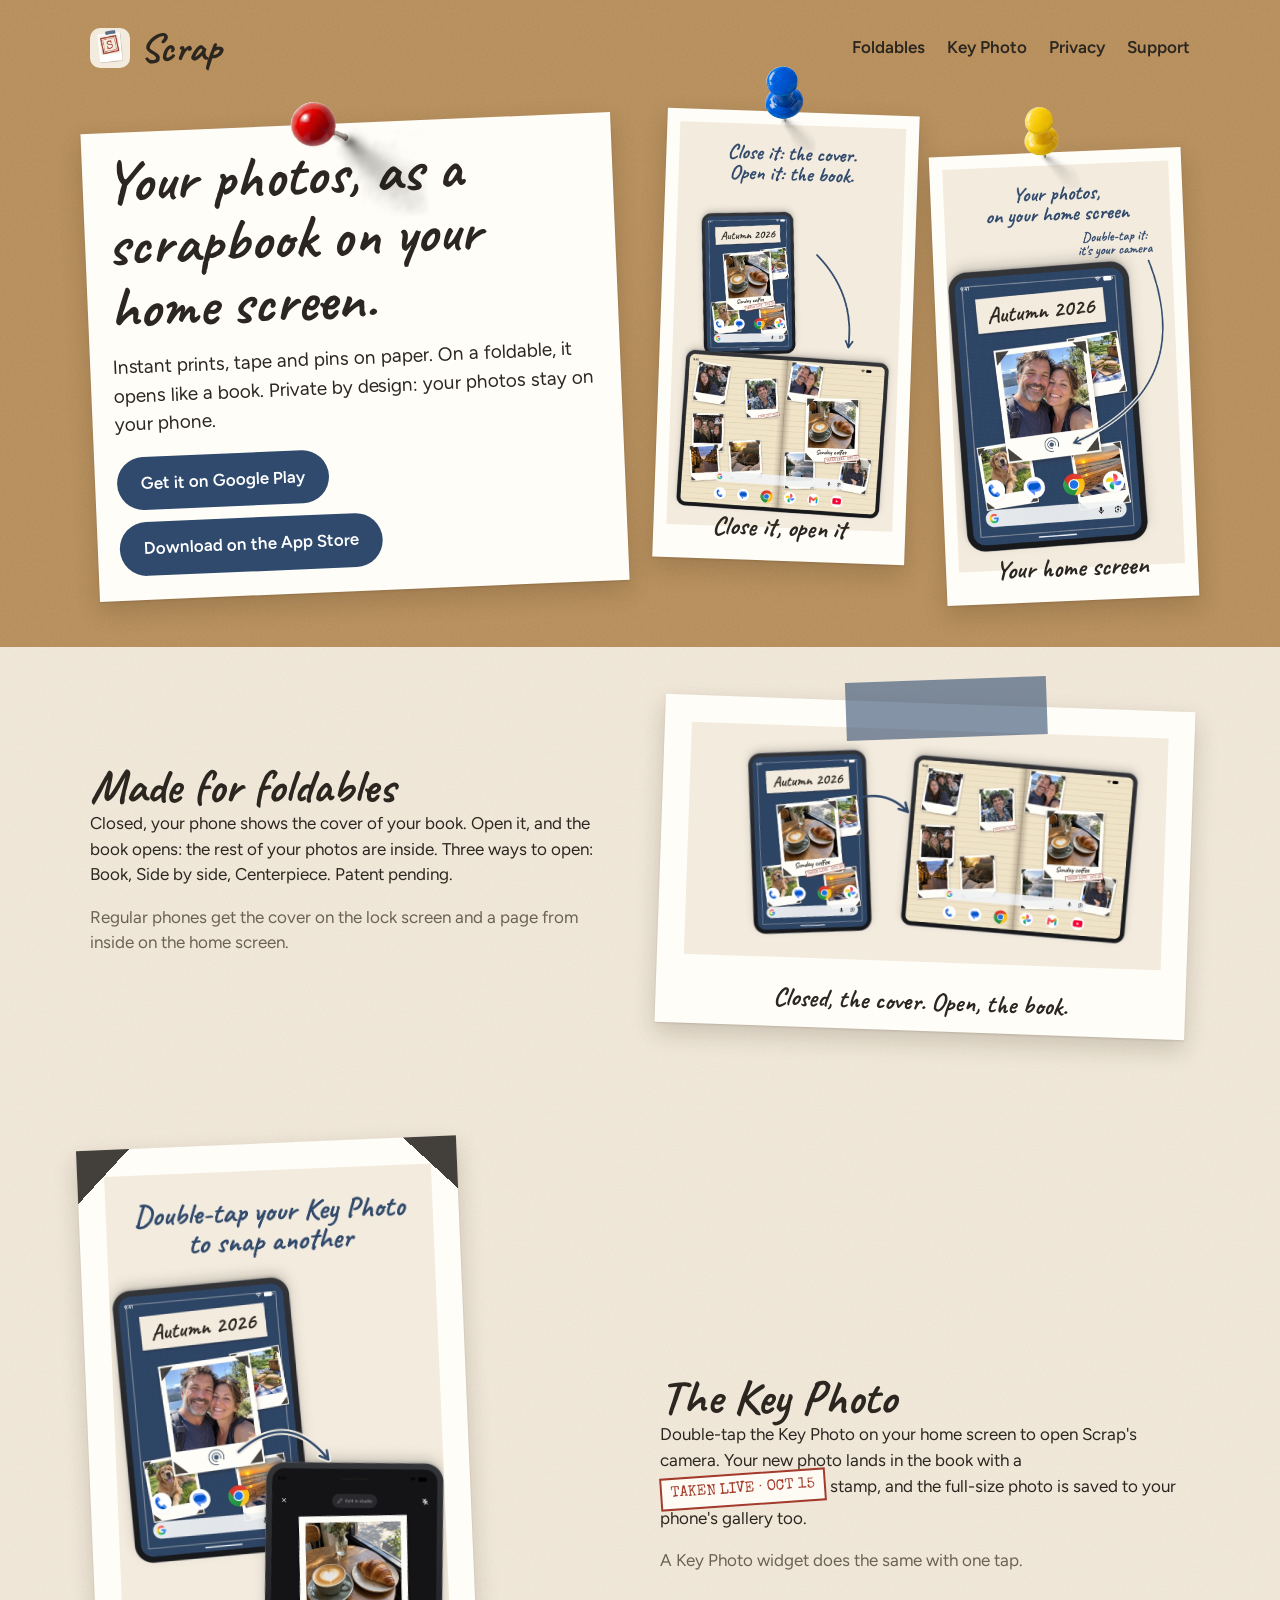
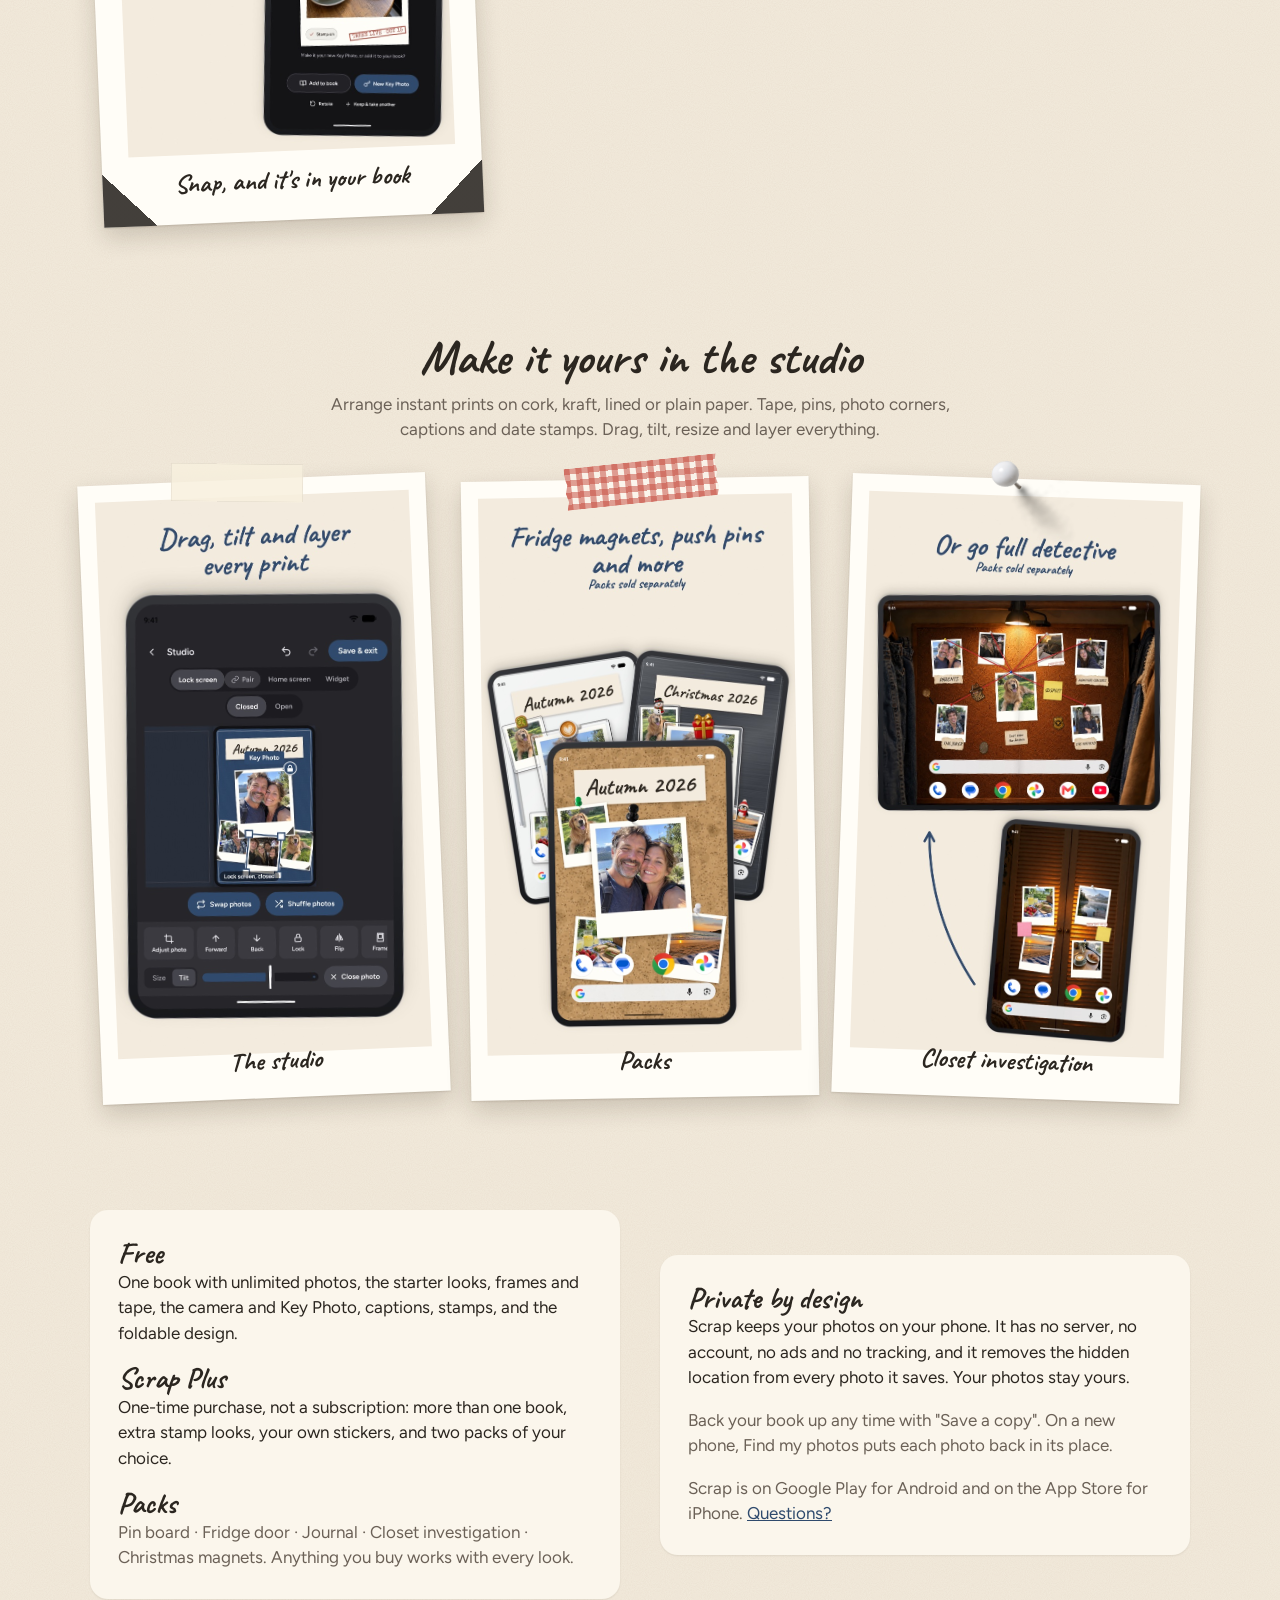
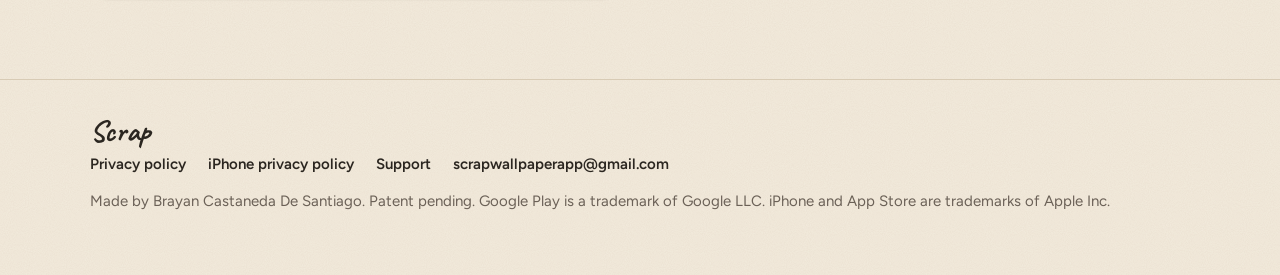
<file: index.html>
<!doctype html>
<html lang="en">
<head>
<meta charset="utf-8">
<meta name="viewport" content="width=device-width, initial-scale=1">
<title>Scrap: Scrapbook Wallpaper</title>
<meta name="description" content="Your photos as a scrapbook wallpaper. On a foldable, it opens like a book. Private by design: no account, no ads, no tracking.">
<meta name="theme-color" content="#BF9563">
<link rel="canonical" href="https://scrapwallpaper.com/">
<meta property="og:type" content="website">
<meta property="og:title" content="Scrap: Scrapbook Wallpaper">
<meta property="og:description" content="Your photos as a scrapbook wallpaper. On a foldable, it opens like a book. Private by design: no account, no ads, no tracking.">
<meta property="og:url" content="https://scrapwallpaper.com/">
<meta property="og:image" content="https://scrapwallpaper.com/assets/img/feature.jpg">
<meta name="twitter:card" content="summary_large_image">
<link rel="icon" href="assets/img/icon-512.png">
<link rel="apple-touch-icon" href="assets/img/icon-512.png">
<link rel="stylesheet" href="assets/site.css">
<style>
.mp { position: absolute; left: 51.5%; top: 0; margin-top: 6%; width: min(28%, 150px); aspect-ratio: 220 / 205; z-index: 2; pointer-events: none; transform: translate(-50%, -50%) rotate(var(--tilt, 0deg)); }
.pp { position: absolute; left: 48.5%; top: 0; margin-top: -2%; width: min(24%, 130px); aspect-ratio: 236 / 360; z-index: 2; pointer-events: none; transform: translate(-50%, -50%) rotate(var(--tilt, 0deg)); }
.mp img, .pp img { position: absolute; inset: 0; width: 100%; height: 100%; }
.tp { position: absolute; left: calc(50% + var(--shift, 0%)); top: 0; margin-top: 1%; width: 38%; aspect-ratio: 38 / 11; z-index: 2; transform: translate(-50%, -50%) rotate(var(--tilt, 0deg)); }
.tp.navy { background: rgba(47, 74, 109, .59); }
.tp.cream { background: rgba(248, 241, 222, .82); box-shadow: 0 0 0 .5px rgba(43, 38, 32, .12) inset; }
.tp.washi { width: 44%; aspect-ratio: 44 / 12; background-color: rgba(251, 244, 236, .9); background-image: repeating-linear-gradient(90deg, rgba(196, 71, 58, .5) 0 6px, transparent 6px 12px), repeating-linear-gradient(0deg, rgba(196, 71, 58, .5) 0 6px, transparent 6px 12px); clip-path: polygon(0 0, 100% 0, 98.5% 20%, 100% 40%, 98.5% 60%, 100% 80%, 98.5% 100%, 0 100%, 1.5% 80%, 0 60%, 1.5% 40%, 0 20%); }
.hero-shots { display: grid; grid-template-columns: 1fr 1fr; gap: 26px; align-items: start; }
.page { max-width: 760px; margin: 0 auto; }
.page h2 { font-size: 30px; margin: 26px 0 6px; }
.page ul { padding-left: 22px; } .page li { margin: 6px 0; }
.qa h2 { font-size: 30px; margin: 28px 0 4px; }
</style>
</head>
<body class="home">
<div class="corkbg" style="padding:0 0 46px">
  <div class="wrap top"><a class="wordmark" href="./"><img src="assets/img/icon-512.png" alt="">Scrap</a><nav><a href="./#foldables">Foldables</a><a href="./#key-photo">Key Photo</a><a href="privacy/">Privacy</a><a href="support/">Support</a></nav></div>
  <div class="wrap grid2" style="align-items:center;padding-top:16px">
    <div class="polaroid tilt-l" style="padding:18px 22px 24px"><span class="mp" style="--tilt:-1.5deg"><img src="assets/img/pins/red.shadow.png" alt=""><img src="assets/img/pins/red.png" alt=""></span>
      <h1 style="font-size:clamp(40px,5.6vw,60px)">Your photos, as a scrapbook on your home screen.</h1>
      <p style="font-size:19px;margin:14px 0 18px">Instant prints, tape and pins on paper. On a foldable, it opens like a book. Private by design: your photos stay on your phone.</p>
      <div style="display:flex;flex-wrap:wrap;gap:12px">
        <a class="btn" href="https://play.google.com/store/apps/details?id=app.scrap&amp;referrer=utm_source%3Dwebsite%26utm_medium%3Dorganic%26utm_campaign%3Dscr-web-play">Get it on Google Play</a>
        <a class="btn" href="https://apps.apple.com/app/apple-store/id6828555224?pt=129705326&amp;ct=scr-web&amp;mt=8">Download on the App Store</a>
      </div>
    </div>
    <div class="hero-shots">
      <div class="polaroid tilt-r"><span class="pp" style="--tilt:1.2deg"><img src="assets/img/pushpins/blue.shadow.png" alt=""><img src="assets/img/pushpins/blue.png" alt=""></span><img src="assets/img/shot-1.jpg" alt="Close it: the cover. Open it: the book." width="675" height="1200"><div class="cap">Close it, open it</div></div>
      <div class="polaroid tilt-l" style="margin-top:40px"><span class="pp" style="--tilt:-1.8deg"><img src="assets/img/pushpins/yellow.shadow.png" alt=""><img src="assets/img/pushpins/yellow.png" alt=""></span><img src="assets/img/shot-2.jpg" alt="The home screen with the Key Photo" width="675" height="1200"><div class="cap">Your home screen</div></div>
    </div>
  </div>
</div>
<section class="section" id="foldables">
  <div class="wrap grid2">
    <div class="feature">
      <h2>Made for foldables</h2>
      <p>Closed, your phone shows the cover of your book. Open it, and the book opens: the rest of your photos are inside. Three ways to open: Book, Side by side, Centerpiece. Patent pending.</p>
      <p class="muted">Regular phones get the cover on the lock screen and a page from inside on the home screen.</p>
    </div>
    <div class="polaroid tilt-r"><span class="tp navy" style="--tilt:-4deg;--shift:3%"></span><img src="assets/img/feature.jpg" alt="A closed and an open foldable phone showing the same scrapbook" width="1024" height="500"><div class="cap">Closed, the cover. Open, the book.</div></div>
  </div>
</section>
<section class="section" id="key-photo">
  <div class="wrap grid2">
    <div class="polaroid corners tilt-l" style="max-width:380px"><span class="c c1"></span><span class="c c2"></span><span class="c c3"></span><span class="c c4"></span><img src="assets/img/shot-4.jpg" alt="Scrap's camera" width="675" height="1200"><div class="cap">Snap, and it's in your book</div></div>
    <div class="feature">
      <h2>The Key Photo</h2>
      <p>Double-tap the Key Photo on your home screen to open Scrap's camera. Your new photo lands in the book with a <span class="stamp">TAKEN LIVE · OCT 15</span> stamp, and the full-size photo is saved to your phone's gallery too.</p>
      <p class="muted">A Key Photo widget does the same with one tap.</p>
    </div>
  </div>
</section>
<section class="section" id="studio">
  <div class="wrap">
    <h2 style="text-align:center">Make it yours in the studio</h2>
    <p class="muted" style="text-align:center;max-width:640px;margin:10px auto 36px">Arrange instant prints on cork, kraft, lined or plain paper. Tape, pins, photo corners, captions and date stamps. Drag, tilt, resize and layer everything.</p>
    <div class="grid3">
      <div class="polaroid tilt-l"><span class="tp cream" style="--tilt:3deg;--shift:-4%"></span><img src="assets/img/shot-3.jpg" alt="The studio" width="675" height="1200"><div class="cap">The studio</div></div>
      <div class="polaroid tilt-s"><span class="tp washi" style="--tilt:-5deg;--shift:2%"></span><img src="assets/img/shot-7.jpg" alt="Packs: magnets, pins and more" width="675" height="1200"><div class="cap">Packs</div></div>
      <div class="polaroid tilt-r"><span class="mp" style="--tilt:1.4deg"><img src="assets/img/pins/white.shadow.png" alt=""><img src="assets/img/pins/white.png" alt=""></span><img src="assets/img/shot-8.jpg" alt="The closet investigation look" width="675" height="1200"><div class="cap">Closet investigation</div></div>
    </div>
  </div>
</section>
<section class="section" id="coming-soon">
  <div class="wrap grid2">
    <div class="card">
      <h3>Free</h3>
      <p>One book with unlimited photos, the starter looks, frames and tape, the camera and Key Photo, captions, stamps, and the foldable design.</p>
      <h3>Scrap Plus</h3>
      <p>One-time purchase, not a subscription: more than one book, extra stamp looks, your own stickers, and two packs of your choice.</p>
      <h3>Packs</h3>
      <p class="muted" style="margin:0">Pin board · Fridge door · Journal · Closet investigation · Christmas magnets. Anything you buy works with every look.</p>
    </div>
    <div class="card">
      <h3>Private by design</h3>
      <p>Scrap keeps your photos on your phone. It has no server, no account, no ads and no tracking, and it removes the hidden location from every photo it saves. Your photos stay yours.</p>
      <p class="muted">Back your book up any time with "Save a copy". On a new phone, Find my photos puts each photo back in its place.</p>
      <p class="muted" style="margin:0">Scrap is on Google Play for Android and on the App Store for iPhone. <a href="support/">Questions?</a></p>
    </div>
  </div>
</section>
<footer class="footer">
  <div class="wrap">
    <div class="hand">Scrap</div>
    <a href="privacy/">Privacy policy</a><a href="privacy/iphone/">iPhone privacy policy</a><a href="support/">Support</a><a href="mailto:scrapwallpaperapp@gmail.com">scrapwallpaperapp@gmail.com</a>
    <p style="margin-top:14px">Made by Brayan Castaneda De Santiago. Patent pending. Google Play is a trademark of Google LLC. iPhone and App Store are trademarks of Apple Inc.</p>
  </div>
</footer>
</body></html>
</file>
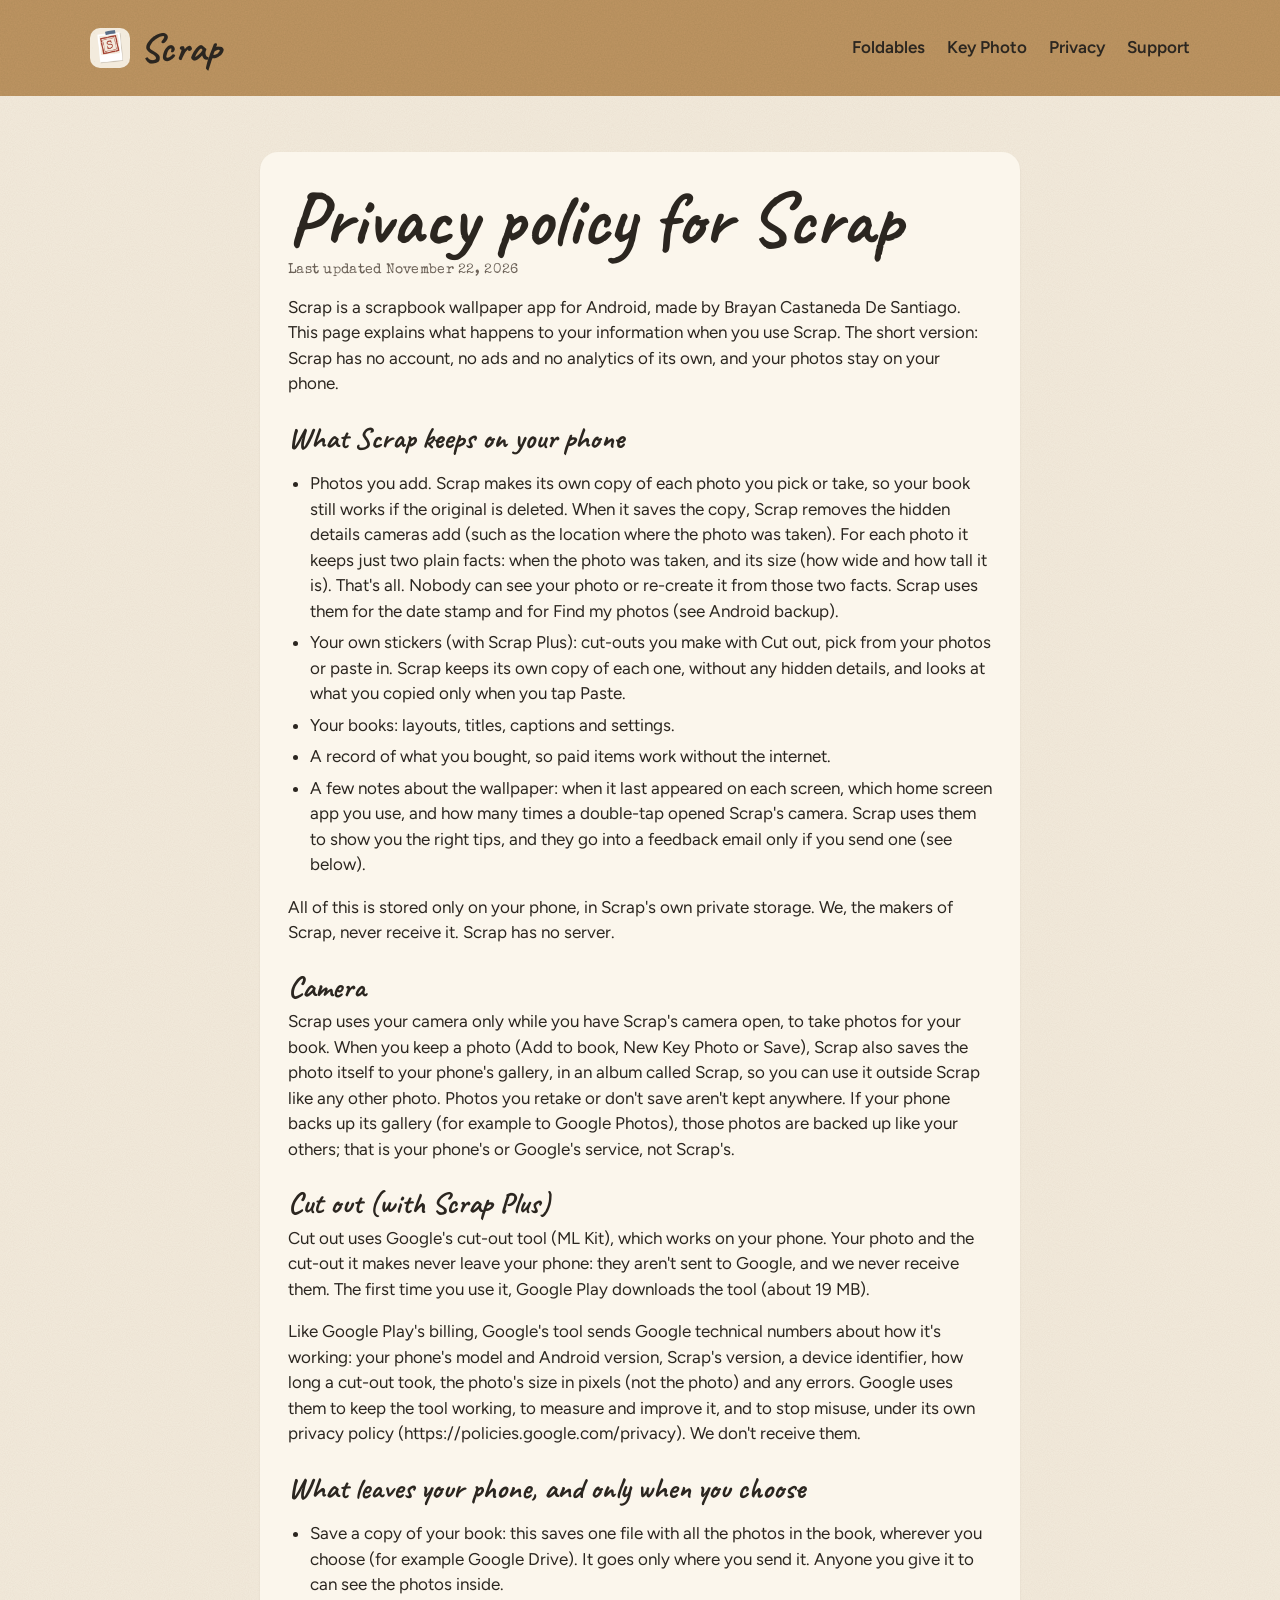
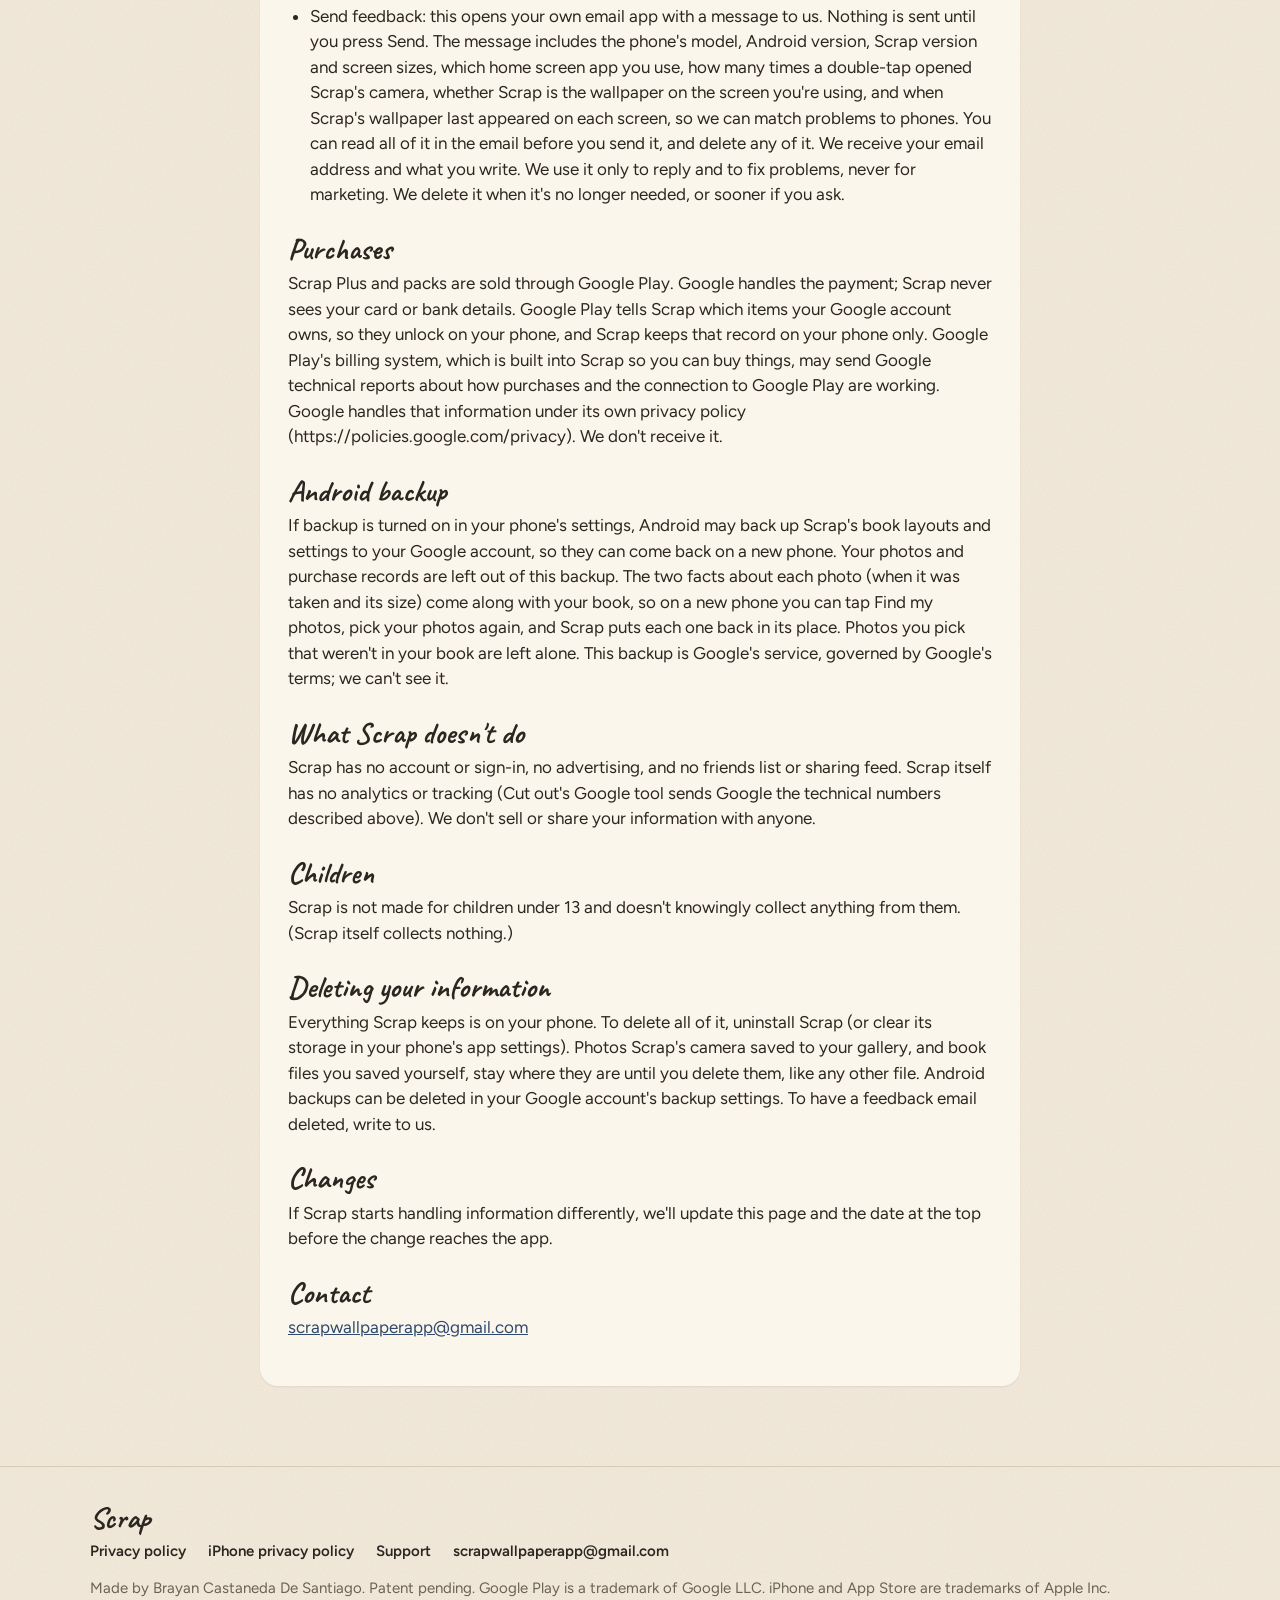
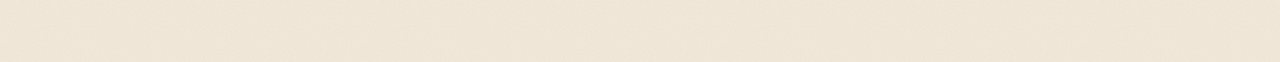
<file: privacy/index.html>
<!doctype html>
<html lang="en">
<head>
<meta charset="utf-8">
<meta name="viewport" content="width=device-width, initial-scale=1">
<title>Privacy policy · Scrap</title>
<meta name="description" content="Scrap&#x27;s privacy policy: no account, no ads, no tracking. Your photos stay on your phone.">
<meta name="theme-color" content="#BF9563">
<link rel="canonical" href="https://scrapwallpaper.com/privacy/">
<meta property="og:type" content="website">
<meta property="og:title" content="Privacy policy · Scrap">
<meta property="og:description" content="Scrap&#x27;s privacy policy: no account, no ads, no tracking. Your photos stay on your phone.">
<meta property="og:url" content="https://scrapwallpaper.com/privacy/">
<meta property="og:image" content="https://scrapwallpaper.com/assets/img/feature.jpg">
<meta name="twitter:card" content="summary_large_image">
<link rel="icon" href="../assets/img/icon-512.png">
<link rel="apple-touch-icon" href="../assets/img/icon-512.png">
<link rel="stylesheet" href="../assets/site.css">
<style>
.mp { position: absolute; left: 51.5%; top: 0; margin-top: 6%; width: min(28%, 150px); aspect-ratio: 220 / 205; z-index: 2; pointer-events: none; transform: translate(-50%, -50%) rotate(var(--tilt, 0deg)); }
.pp { position: absolute; left: 48.5%; top: 0; margin-top: -2%; width: min(24%, 130px); aspect-ratio: 236 / 360; z-index: 2; pointer-events: none; transform: translate(-50%, -50%) rotate(var(--tilt, 0deg)); }
.mp img, .pp img { position: absolute; inset: 0; width: 100%; height: 100%; }
.tp { position: absolute; left: calc(50% + var(--shift, 0%)); top: 0; margin-top: 1%; width: 38%; aspect-ratio: 38 / 11; z-index: 2; transform: translate(-50%, -50%) rotate(var(--tilt, 0deg)); }
.tp.navy { background: rgba(47, 74, 109, .59); }
.tp.cream { background: rgba(248, 241, 222, .82); box-shadow: 0 0 0 .5px rgba(43, 38, 32, .12) inset; }
.tp.washi { width: 44%; aspect-ratio: 44 / 12; background-color: rgba(251, 244, 236, .9); background-image: repeating-linear-gradient(90deg, rgba(196, 71, 58, .5) 0 6px, transparent 6px 12px), repeating-linear-gradient(0deg, rgba(196, 71, 58, .5) 0 6px, transparent 6px 12px); clip-path: polygon(0 0, 100% 0, 98.5% 20%, 100% 40%, 98.5% 60%, 100% 80%, 98.5% 100%, 0 100%, 1.5% 80%, 0 60%, 1.5% 40%, 0 20%); }
.hero-shots { display: grid; grid-template-columns: 1fr 1fr; gap: 26px; align-items: start; }
.page { max-width: 760px; margin: 0 auto; }
.page h2 { font-size: 30px; margin: 26px 0 6px; }
.page ul { padding-left: 22px; } .page li { margin: 6px 0; }
.qa h2 { font-size: 30px; margin: 28px 0 4px; }
</style>
</head>
<body>
<div class="corkbg"><div class="wrap top"><a class="wordmark" href="../"><img src="../assets/img/icon-512.png" alt="">Scrap</a><nav><a href="../#foldables">Foldables</a><a href="../#key-photo">Key Photo</a><a href="../privacy/">Privacy</a><a href="../support/">Support</a></nav></div></div>
<main class="wrap section"><article class="card page"><h1>Privacy policy for Scrap</h1><p class="muted typed" style="font-size:14px">Last updated November 22, 2026</p><p>Scrap is a scrapbook wallpaper app for Android, made by Brayan Castaneda De Santiago. This page explains what happens to your information when you use Scrap. The short version: Scrap has no account, no ads and no analytics of its own, and your photos stay on your phone.</p><h2>What Scrap keeps on your phone</h2><ul><li>Photos you add. Scrap makes its own copy of each photo you pick or take, so your book still works if the original is deleted. When it saves the copy, Scrap removes the hidden details cameras add (such as the location where the photo was taken). For each photo it keeps just two plain facts: when the photo was taken, and its size (how wide and how tall it is). That&#x27;s all. Nobody can see your photo or re-create it from those two facts. Scrap uses them for the date stamp and for Find my photos (see Android backup).</li><li>Your own stickers (with Scrap Plus): cut-outs you make with Cut out, pick from your photos or paste in. Scrap keeps its own copy of each one, without any hidden details, and looks at what you copied only when you tap Paste.</li><li>Your books: layouts, titles, captions and settings.</li><li>A record of what you bought, so paid items work without the internet.</li><li>A few notes about the wallpaper: when it last appeared on each screen, which home screen app you use, and how many times a double-tap opened Scrap&#x27;s camera. Scrap uses them to show you the right tips, and they go into a feedback email only if you send one (see below).</li></ul><p>All of this is stored only on your phone, in Scrap&#x27;s own private storage. We, the makers of Scrap, never receive it. Scrap has no server.</p><h2>Camera</h2><p>Scrap uses your camera only while you have Scrap&#x27;s camera open, to take photos for your book. When you keep a photo (Add to book, New Key Photo or Save), Scrap also saves the photo itself to your phone&#x27;s gallery, in an album called Scrap, so you can use it outside Scrap like any other photo. Photos you retake or don&#x27;t save aren&#x27;t kept anywhere. If your phone backs up its gallery (for example to Google Photos), those photos are backed up like your others; that is your phone&#x27;s or Google&#x27;s service, not Scrap&#x27;s.</p><h2>Cut out (with Scrap Plus)</h2><p>Cut out uses Google&#x27;s cut-out tool (ML Kit), which works on your phone. Your photo and the cut-out it makes never leave your phone: they aren&#x27;t sent to Google, and we never receive them. The first time you use it, Google Play downloads the tool (about 19 MB).</p><p>Like Google Play&#x27;s billing, Google&#x27;s tool sends Google technical numbers about how it&#x27;s working: your phone&#x27;s model and Android version, Scrap&#x27;s version, a device identifier, how long a cut-out took, the photo&#x27;s size in pixels (not the photo) and any errors. Google uses them to keep the tool working, to measure and improve it, and to stop misuse, under its own privacy policy (https://policies.google.com/privacy). We don&#x27;t receive them.</p><h2>What leaves your phone, and only when you choose</h2><ul><li>Save a copy of your book: this saves one file with all the photos in the book, wherever you choose (for example Google Drive). It goes only where you send it. Anyone you give it to can see the photos inside.</li><li>Send feedback: this opens your own email app with a message to us. Nothing is sent until you press Send. The message includes the phone&#x27;s model, Android version, Scrap version and screen sizes, which home screen app you use, how many times a double-tap opened Scrap&#x27;s camera, whether Scrap is the wallpaper on the screen you&#x27;re using, and when Scrap&#x27;s wallpaper last appeared on each screen, so we can match problems to phones. You can read all of it in the email before you send it, and delete any of it. We receive your email address and what you write. We use it only to reply and to fix problems, never for marketing. We delete it when it&#x27;s no longer needed, or sooner if you ask.</li></ul><h2>Purchases</h2><p>Scrap Plus and packs are sold through Google Play. Google handles the payment; Scrap never sees your card or bank details. Google Play tells Scrap which items your Google account owns, so they unlock on your phone, and Scrap keeps that record on your phone only. Google Play&#x27;s billing system, which is built into Scrap so you can buy things, may send Google technical reports about how purchases and the connection to Google Play are working. Google handles that information under its own privacy policy (https://policies.google.com/privacy). We don&#x27;t receive it.</p><h2>Android backup</h2><p>If backup is turned on in your phone&#x27;s settings, Android may back up Scrap&#x27;s book layouts and settings to your Google account, so they can come back on a new phone. Your photos and purchase records are left out of this backup. The two facts about each photo (when it was taken and its size) come along with your book, so on a new phone you can tap Find my photos, pick your photos again, and Scrap puts each one back in its place. Photos you pick that weren&#x27;t in your book are left alone. This backup is Google&#x27;s service, governed by Google&#x27;s terms; we can&#x27;t see it.</p><h2>What Scrap doesn&#x27;t do</h2><p>Scrap has no account or sign-in, no advertising, and no friends list or sharing feed. Scrap itself has no analytics or tracking (Cut out&#x27;s Google tool sends Google the technical numbers described above). We don&#x27;t sell or share your information with anyone.</p><h2>Children</h2><p>Scrap is not made for children under 13 and doesn&#x27;t knowingly collect anything from them. (Scrap itself collects nothing.)</p><h2>Deleting your information</h2><p>Everything Scrap keeps is on your phone. To delete all of it, uninstall Scrap (or clear its storage in your phone&#x27;s app settings). Photos Scrap&#x27;s camera saved to your gallery, and book files you saved yourself, stay where they are until you delete them, like any other file. Android backups can be deleted in your Google account&#x27;s backup settings. To have a feedback email deleted, write to us.</p><h2>Changes</h2><p>If Scrap starts handling information differently, we&#x27;ll update this page and the date at the top before the change reaches the app.</p><h2>Contact</h2><p><a href="mailto:scrapwallpaperapp@gmail.com">scrapwallpaperapp@gmail.com</a></p></article></main>
<footer class="footer">
  <div class="wrap">
    <div class="hand">Scrap</div>
    <a href="../privacy/">Privacy policy</a><a href="../privacy/iphone/">iPhone privacy policy</a><a href="../support/">Support</a><a href="mailto:scrapwallpaperapp@gmail.com">scrapwallpaperapp@gmail.com</a>
    <p style="margin-top:14px">Made by Brayan Castaneda De Santiago. Patent pending. Google Play is a trademark of Google LLC. iPhone and App Store are trademarks of Apple Inc.</p>
  </div>
</footer>
</body></html>
</file>
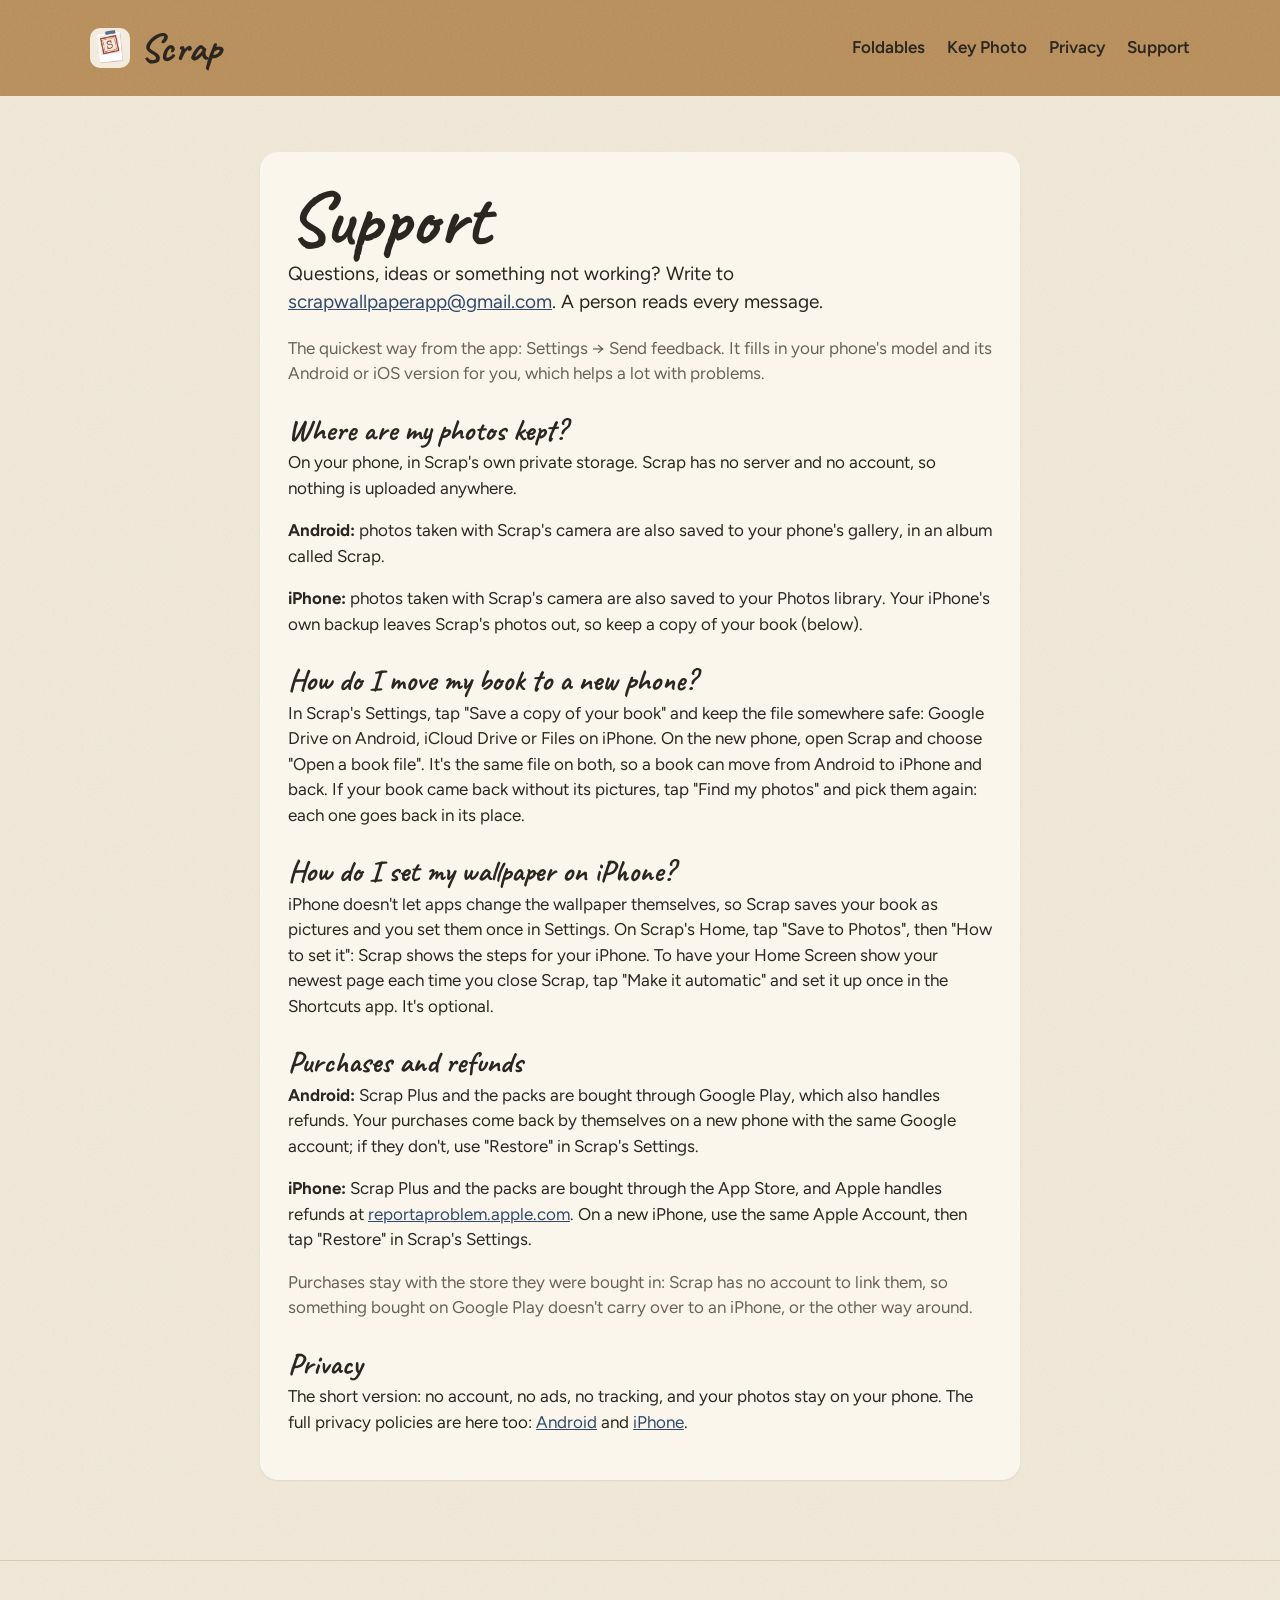
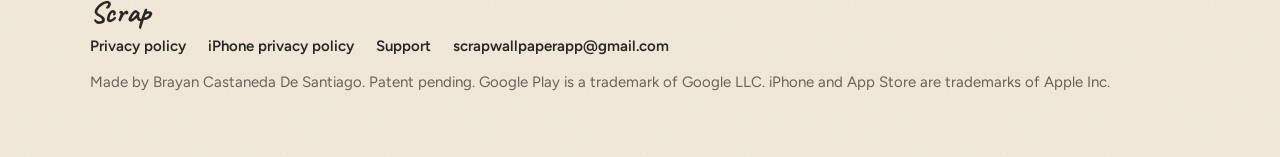
<file: support/index.html>
<!doctype html>
<html lang="en">
<head>
<meta charset="utf-8">
<meta name="viewport" content="width=device-width, initial-scale=1">
<title>Support · Scrap</title>
<meta name="description" content="Help with Scrap, the scrapbook wallpaper app for Android and iPhone: contact, moving to a new phone, the wallpaper on iPhone, purchases.">
<meta name="theme-color" content="#BF9563">
<link rel="canonical" href="https://scrapwallpaper.com/support/">
<meta property="og:type" content="website">
<meta property="og:title" content="Support · Scrap">
<meta property="og:description" content="Help with Scrap, the scrapbook wallpaper app for Android and iPhone: contact, moving to a new phone, the wallpaper on iPhone, purchases.">
<meta property="og:url" content="https://scrapwallpaper.com/support/">
<meta property="og:image" content="https://scrapwallpaper.com/assets/img/feature.jpg">
<meta name="twitter:card" content="summary_large_image">
<link rel="icon" href="../assets/img/icon-512.png">
<link rel="apple-touch-icon" href="../assets/img/icon-512.png">
<link rel="stylesheet" href="../assets/site.css">
<style>
.mp { position: absolute; left: 51.5%; top: 0; margin-top: 6%; width: min(28%, 150px); aspect-ratio: 220 / 205; z-index: 2; pointer-events: none; transform: translate(-50%, -50%) rotate(var(--tilt, 0deg)); }
.pp { position: absolute; left: 48.5%; top: 0; margin-top: -2%; width: min(24%, 130px); aspect-ratio: 236 / 360; z-index: 2; pointer-events: none; transform: translate(-50%, -50%) rotate(var(--tilt, 0deg)); }
.mp img, .pp img { position: absolute; inset: 0; width: 100%; height: 100%; }
.tp { position: absolute; left: calc(50% + var(--shift, 0%)); top: 0; margin-top: 1%; width: 38%; aspect-ratio: 38 / 11; z-index: 2; transform: translate(-50%, -50%) rotate(var(--tilt, 0deg)); }
.tp.navy { background: rgba(47, 74, 109, .59); }
.tp.cream { background: rgba(248, 241, 222, .82); box-shadow: 0 0 0 .5px rgba(43, 38, 32, .12) inset; }
.tp.washi { width: 44%; aspect-ratio: 44 / 12; background-color: rgba(251, 244, 236, .9); background-image: repeating-linear-gradient(90deg, rgba(196, 71, 58, .5) 0 6px, transparent 6px 12px), repeating-linear-gradient(0deg, rgba(196, 71, 58, .5) 0 6px, transparent 6px 12px); clip-path: polygon(0 0, 100% 0, 98.5% 20%, 100% 40%, 98.5% 60%, 100% 80%, 98.5% 100%, 0 100%, 1.5% 80%, 0 60%, 1.5% 40%, 0 20%); }
.hero-shots { display: grid; grid-template-columns: 1fr 1fr; gap: 26px; align-items: start; }
.page { max-width: 760px; margin: 0 auto; }
.page h2 { font-size: 30px; margin: 26px 0 6px; }
.page ul { padding-left: 22px; } .page li { margin: 6px 0; }
.qa h2 { font-size: 30px; margin: 28px 0 4px; }
</style>
</head>
<body>
<div class="corkbg"><div class="wrap top"><a class="wordmark" href="../"><img src="../assets/img/icon-512.png" alt="">Scrap</a><nav><a href="../#foldables">Foldables</a><a href="../#key-photo">Key Photo</a><a href="../privacy/">Privacy</a><a href="../support/">Support</a></nav></div></div>
<main class="wrap section"><article class="card page qa">
<h1>Support</h1>
<p style="font-size:19px">Questions, ideas or something not working? Write to <a href="mailto:scrapwallpaperapp@gmail.com?subject=Scrap%20feedback">scrapwallpaperapp@gmail.com</a>. A person reads every message.</p>
<p class="muted">The quickest way from the app: Settings → Send feedback. It fills in your phone's model and its Android or iOS version for you, which helps a lot with problems.</p>
<h2>Where are my photos kept?</h2>
<p>On your phone, in Scrap's own private storage. Scrap has no server and no account, so nothing is uploaded anywhere.</p>
<p><b>Android:</b> photos taken with Scrap's camera are also saved to your phone's gallery, in an album called Scrap.</p>
<p><b>iPhone:</b> photos taken with Scrap's camera are also saved to your Photos library. Your iPhone's own backup leaves Scrap's photos out, so keep a copy of your book (below).</p>
<h2>How do I move my book to a new phone?</h2>
<p>In Scrap's Settings, tap "Save a copy of your book" and keep the file somewhere safe: Google Drive on Android, iCloud Drive or Files on iPhone. On the new phone, open Scrap and choose "Open a book file". It's the same file on both, so a book can move from Android to iPhone and back. If your book came back without its pictures, tap "Find my photos" and pick them again: each one goes back in its place.</p>
<h2>How do I set my wallpaper on iPhone?</h2>
<p>iPhone doesn't let apps change the wallpaper themselves, so Scrap saves your book as pictures and you set them once in Settings. On Scrap's Home, tap "Save to Photos", then "How to set it": Scrap shows the steps for your iPhone. To have your Home Screen show your newest page each time you close Scrap, tap "Make it automatic" and set it up once in the Shortcuts app. It's optional.</p>
<h2>Purchases and refunds</h2>
<p><b>Android:</b> Scrap Plus and the packs are bought through Google Play, which also handles refunds. Your purchases come back by themselves on a new phone with the same Google account; if they don't, use "Restore" in Scrap's Settings.</p>
<p><b>iPhone:</b> Scrap Plus and the packs are bought through the App Store, and Apple handles refunds at <a href="https://reportaproblem.apple.com/">reportaproblem.apple.com</a>. On a new iPhone, use the same Apple Account, then tap "Restore" in Scrap's Settings.</p>
<p class="muted">Purchases stay with the store they were bought in: Scrap has no account to link them, so something bought on Google Play doesn't carry over to an iPhone, or the other way around.</p>
<h2>Privacy</h2>
<p>The short version: no account, no ads, no tracking, and your photos stay on your phone. The full privacy policies are here too: <a href="../privacy/">Android</a> and <a href="../privacy/iphone/">iPhone</a>.</p>
</article></main>
<footer class="footer">
  <div class="wrap">
    <div class="hand">Scrap</div>
    <a href="../privacy/">Privacy policy</a><a href="../privacy/iphone/">iPhone privacy policy</a><a href="../support/">Support</a><a href="mailto:scrapwallpaperapp@gmail.com">scrapwallpaperapp@gmail.com</a>
    <p style="margin-top:14px">Made by Brayan Castaneda De Santiago. Patent pending. Google Play is a trademark of Google LLC. iPhone and App Store are trademarks of Apple Inc.</p>
  </div>
</footer>
</body></html>
</file>
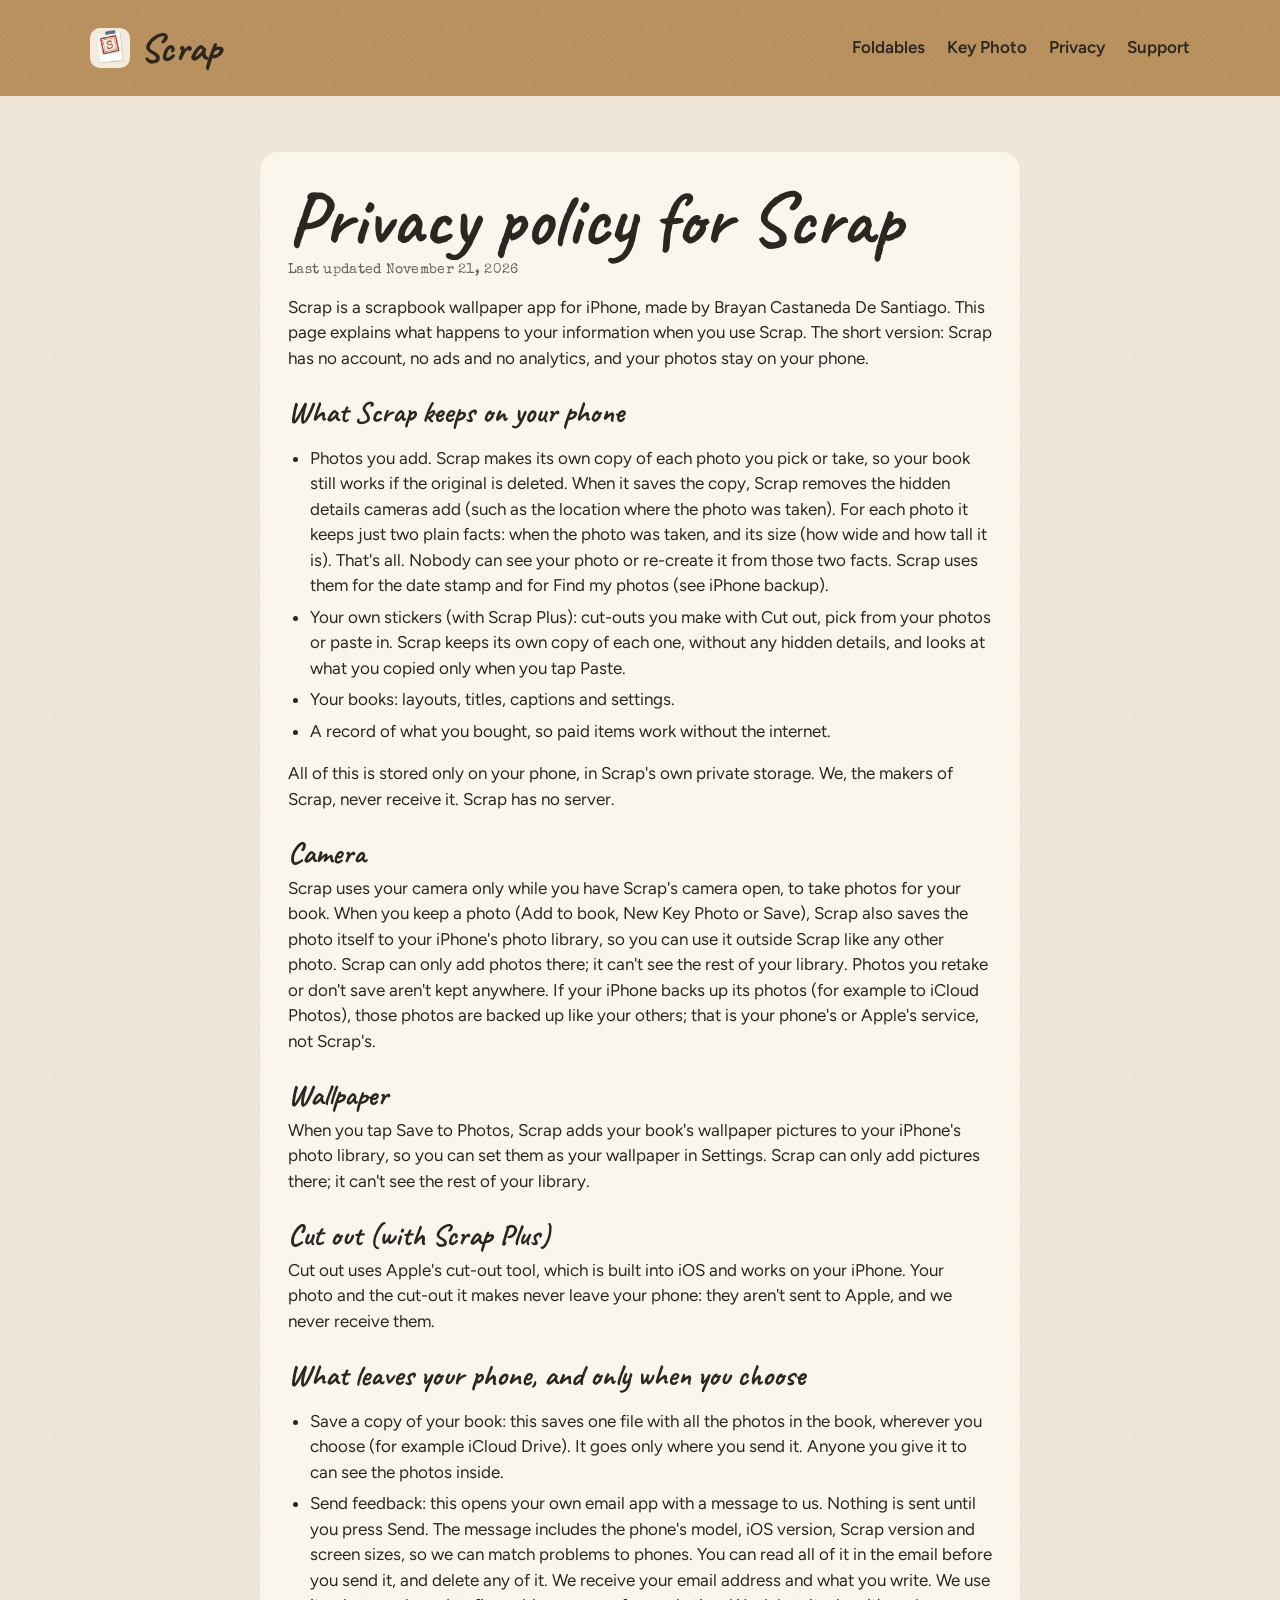
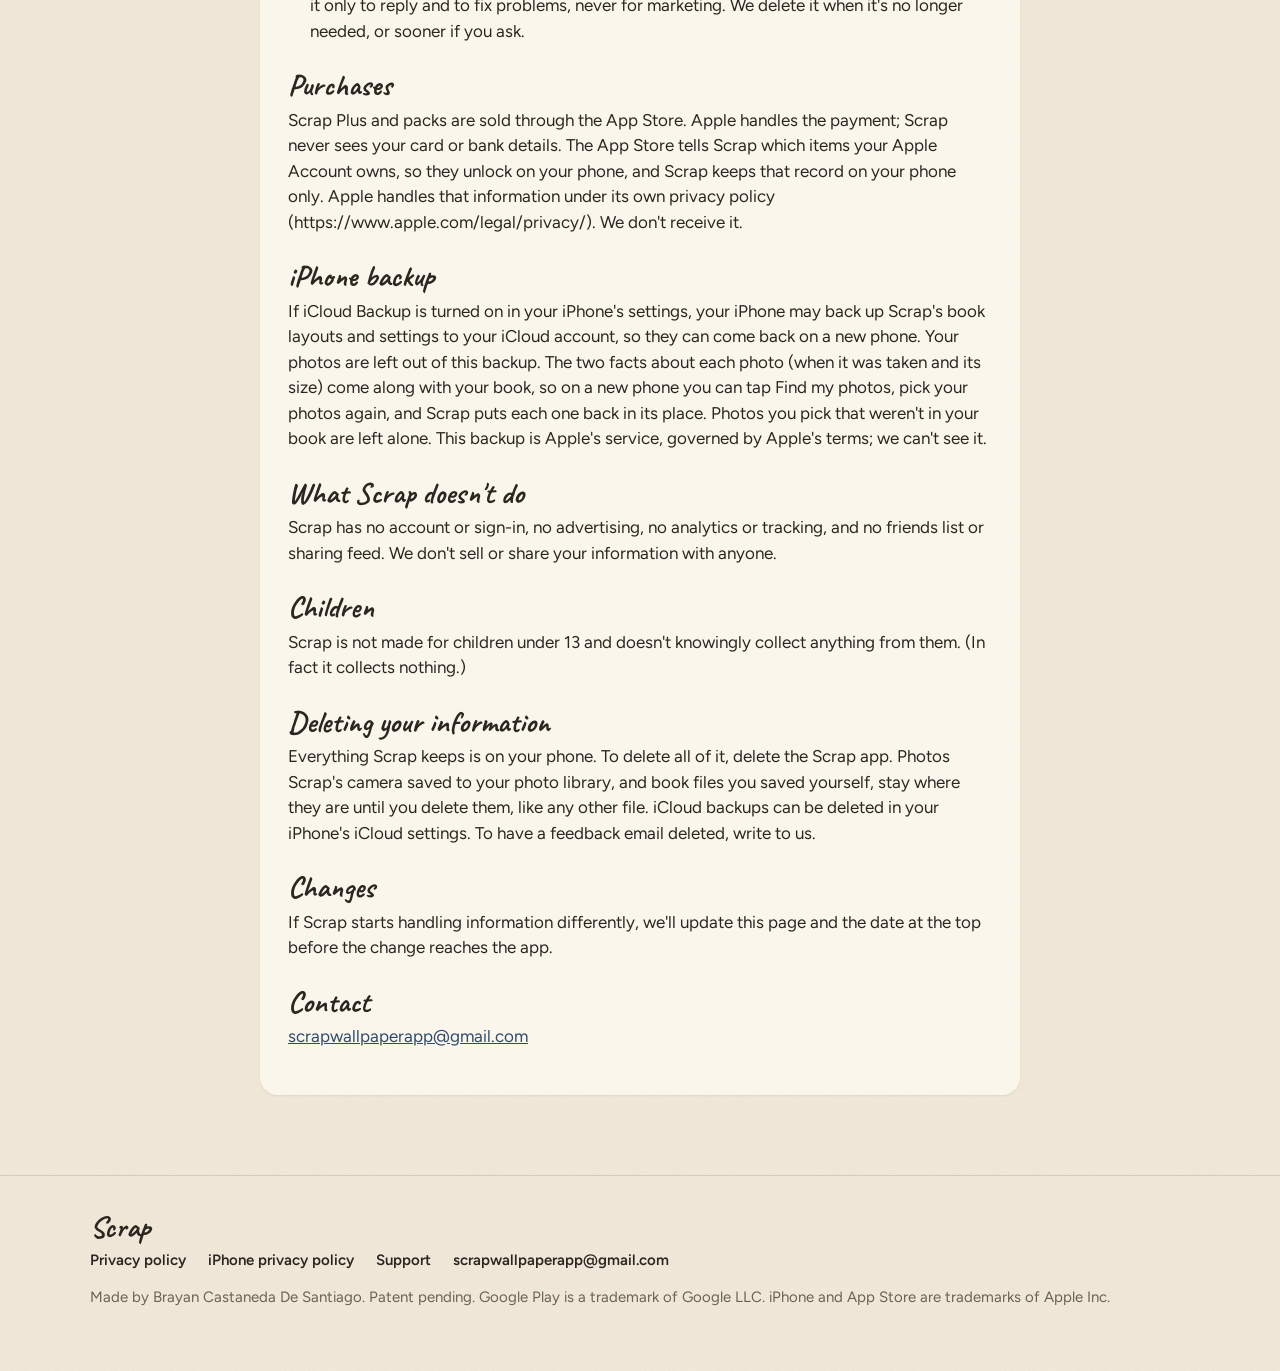
<file: privacy/iphone/index.html>
<!doctype html>
<html lang="en">
<head>
<meta charset="utf-8">
<meta name="viewport" content="width=device-width, initial-scale=1">
<title>iPhone privacy policy · Scrap</title>
<meta name="description" content="Scrap&#x27;s privacy policy: no account, no ads, no tracking. Your photos stay on your phone.">
<meta name="theme-color" content="#BF9563">
<link rel="canonical" href="https://scrapwallpaper.com/privacy/iphone/">
<meta property="og:type" content="website">
<meta property="og:title" content="iPhone privacy policy · Scrap">
<meta property="og:description" content="Scrap&#x27;s privacy policy: no account, no ads, no tracking. Your photos stay on your phone.">
<meta property="og:url" content="https://scrapwallpaper.com/privacy/iphone/">
<meta property="og:image" content="https://scrapwallpaper.com/assets/img/feature.jpg">
<meta name="twitter:card" content="summary_large_image">
<link rel="icon" href="../../assets/img/icon-512.png">
<link rel="apple-touch-icon" href="../../assets/img/icon-512.png">
<link rel="stylesheet" href="../../assets/site.css">
<style>
.mp { position: absolute; left: 51.5%; top: 0; margin-top: 6%; width: min(28%, 150px); aspect-ratio: 220 / 205; z-index: 2; pointer-events: none; transform: translate(-50%, -50%) rotate(var(--tilt, 0deg)); }
.pp { position: absolute; left: 48.5%; top: 0; margin-top: -2%; width: min(24%, 130px); aspect-ratio: 236 / 360; z-index: 2; pointer-events: none; transform: translate(-50%, -50%) rotate(var(--tilt, 0deg)); }
.mp img, .pp img { position: absolute; inset: 0; width: 100%; height: 100%; }
.tp { position: absolute; left: calc(50% + var(--shift, 0%)); top: 0; margin-top: 1%; width: 38%; aspect-ratio: 38 / 11; z-index: 2; transform: translate(-50%, -50%) rotate(var(--tilt, 0deg)); }
.tp.navy { background: rgba(47, 74, 109, .59); }
.tp.cream { background: rgba(248, 241, 222, .82); box-shadow: 0 0 0 .5px rgba(43, 38, 32, .12) inset; }
.tp.washi { width: 44%; aspect-ratio: 44 / 12; background-color: rgba(251, 244, 236, .9); background-image: repeating-linear-gradient(90deg, rgba(196, 71, 58, .5) 0 6px, transparent 6px 12px), repeating-linear-gradient(0deg, rgba(196, 71, 58, .5) 0 6px, transparent 6px 12px); clip-path: polygon(0 0, 100% 0, 98.5% 20%, 100% 40%, 98.5% 60%, 100% 80%, 98.5% 100%, 0 100%, 1.5% 80%, 0 60%, 1.5% 40%, 0 20%); }
.hero-shots { display: grid; grid-template-columns: 1fr 1fr; gap: 26px; align-items: start; }
.page { max-width: 760px; margin: 0 auto; }
.page h2 { font-size: 30px; margin: 26px 0 6px; }
.page ul { padding-left: 22px; } .page li { margin: 6px 0; }
.qa h2 { font-size: 30px; margin: 28px 0 4px; }
</style>
</head>
<body>
<div class="corkbg"><div class="wrap top"><a class="wordmark" href="../../"><img src="../../assets/img/icon-512.png" alt="">Scrap</a><nav><a href="../../#foldables">Foldables</a><a href="../../#key-photo">Key Photo</a><a href="../../privacy/">Privacy</a><a href="../../support/">Support</a></nav></div></div>
<main class="wrap section"><article class="card page"><h1>Privacy policy for Scrap</h1><p class="muted typed" style="font-size:14px">Last updated November 21, 2026</p><p>Scrap is a scrapbook wallpaper app for iPhone, made by Brayan Castaneda De Santiago. This page explains what happens to your information when you use Scrap. The short version: Scrap has no account, no ads and no analytics, and your photos stay on your phone.</p><h2>What Scrap keeps on your phone</h2><ul><li>Photos you add. Scrap makes its own copy of each photo you pick or take, so your book still works if the original is deleted. When it saves the copy, Scrap removes the hidden details cameras add (such as the location where the photo was taken). For each photo it keeps just two plain facts: when the photo was taken, and its size (how wide and how tall it is). That&#x27;s all. Nobody can see your photo or re-create it from those two facts. Scrap uses them for the date stamp and for Find my photos (see iPhone backup).</li><li>Your own stickers (with Scrap Plus): cut-outs you make with Cut out, pick from your photos or paste in. Scrap keeps its own copy of each one, without any hidden details, and looks at what you copied only when you tap Paste.</li><li>Your books: layouts, titles, captions and settings.</li><li>A record of what you bought, so paid items work without the internet.</li></ul><p>All of this is stored only on your phone, in Scrap&#x27;s own private storage. We, the makers of Scrap, never receive it. Scrap has no server.</p><h2>Camera</h2><p>Scrap uses your camera only while you have Scrap&#x27;s camera open, to take photos for your book. When you keep a photo (Add to book, New Key Photo or Save), Scrap also saves the photo itself to your iPhone&#x27;s photo library, so you can use it outside Scrap like any other photo. Scrap can only add photos there; it can&#x27;t see the rest of your library. Photos you retake or don&#x27;t save aren&#x27;t kept anywhere. If your iPhone backs up its photos (for example to iCloud Photos), those photos are backed up like your others; that is your phone&#x27;s or Apple&#x27;s service, not Scrap&#x27;s.</p><h2>Wallpaper</h2><p>When you tap Save to Photos, Scrap adds your book&#x27;s wallpaper pictures to your iPhone&#x27;s photo library, so you can set them as your wallpaper in Settings. Scrap can only add pictures there; it can&#x27;t see the rest of your library.</p><h2>Cut out (with Scrap Plus)</h2><p>Cut out uses Apple&#x27;s cut-out tool, which is built into iOS and works on your iPhone. Your photo and the cut-out it makes never leave your phone: they aren&#x27;t sent to Apple, and we never receive them.</p><h2>What leaves your phone, and only when you choose</h2><ul><li>Save a copy of your book: this saves one file with all the photos in the book, wherever you choose (for example iCloud Drive). It goes only where you send it. Anyone you give it to can see the photos inside.</li><li>Send feedback: this opens your own email app with a message to us. Nothing is sent until you press Send. The message includes the phone&#x27;s model, iOS version, Scrap version and screen sizes, so we can match problems to phones. You can read all of it in the email before you send it, and delete any of it. We receive your email address and what you write. We use it only to reply and to fix problems, never for marketing. We delete it when it&#x27;s no longer needed, or sooner if you ask.</li></ul><h2>Purchases</h2><p>Scrap Plus and packs are sold through the App Store. Apple handles the payment; Scrap never sees your card or bank details. The App Store tells Scrap which items your Apple Account owns, so they unlock on your phone, and Scrap keeps that record on your phone only. Apple handles that information under its own privacy policy (https://www.apple.com/legal/privacy/). We don&#x27;t receive it.</p><h2>iPhone backup</h2><p>If iCloud Backup is turned on in your iPhone&#x27;s settings, your iPhone may back up Scrap&#x27;s book layouts and settings to your iCloud account, so they can come back on a new phone. Your photos are left out of this backup. The two facts about each photo (when it was taken and its size) come along with your book, so on a new phone you can tap Find my photos, pick your photos again, and Scrap puts each one back in its place. Photos you pick that weren&#x27;t in your book are left alone. This backup is Apple&#x27;s service, governed by Apple&#x27;s terms; we can&#x27;t see it.</p><h2>What Scrap doesn&#x27;t do</h2><p>Scrap has no account or sign-in, no advertising, no analytics or tracking, and no friends list or sharing feed. We don&#x27;t sell or share your information with anyone.</p><h2>Children</h2><p>Scrap is not made for children under 13 and doesn&#x27;t knowingly collect anything from them. (In fact it collects nothing.)</p><h2>Deleting your information</h2><p>Everything Scrap keeps is on your phone. To delete all of it, delete the Scrap app. Photos Scrap&#x27;s camera saved to your photo library, and book files you saved yourself, stay where they are until you delete them, like any other file. iCloud backups can be deleted in your iPhone&#x27;s iCloud settings. To have a feedback email deleted, write to us.</p><h2>Changes</h2><p>If Scrap starts handling information differently, we&#x27;ll update this page and the date at the top before the change reaches the app.</p><h2>Contact</h2><p><a href="mailto:scrapwallpaperapp@gmail.com">scrapwallpaperapp@gmail.com</a></p></article></main>
<footer class="footer">
  <div class="wrap">
    <div class="hand">Scrap</div>
    <a href="../../privacy/">Privacy policy</a><a href="../../privacy/iphone/">iPhone privacy policy</a><a href="../../support/">Support</a><a href="mailto:scrapwallpaperapp@gmail.com">scrapwallpaperapp@gmail.com</a>
    <p style="margin-top:14px">Made by Brayan Castaneda De Santiago. Patent pending. Google Play is a trademark of Google LLC. iPhone and App Store are trademarks of Apple Inc.</p>
  </div>
</footer>
</body></html>
</file>
<file: assets/site.css>
/* Scrap's website: the app's own colours, fonts and paper (see Android App ui/Theme.kt). */
@font-face { font-family: "Caveat"; src: url("fonts/Caveat.ttf") format("truetype"); font-weight: 400 700; font-display: swap; }
@font-face { font-family: "Figtree"; src: url("fonts/Figtree.ttf") format("truetype"); font-weight: 300 900; font-display: swap; }
@font-face { font-family: "Special Elite"; src: url("fonts/SpecialElite.ttf") format("truetype"); font-weight: 400; font-display: swap; }

:root {
  --paper: #F3EBDD; --card: #FBF6EC; --photo: #FFFDF7; --ink: #2B2620; --muted: #6B6157; --line: #D8CBB5;
  --navy: #2F4A6D; --red: #A23B2C; --cork: #BF9563; --vintage: #EFE3C8; --tape: rgba(47, 74, 109, .45);
  --grain: url("data:image/svg+xml,%3Csvg xmlns='http://www.w3.org/2000/svg' width='180' height='180'%3E%3Cfilter id='n'%3E%3CfeTurbulence type='fractalNoise' baseFrequency='0.95' numOctaves='2' stitchTiles='stitch'/%3E%3CfeColorMatrix values='0 0 0 0 0.36 0 0 0 0 0.28 0 0 0 0 0.16 0 0 0 0.10 0'/%3E%3C/filter%3E%3Crect width='100%25' height='100%25' filter='url(%23n)'/%3E%3C/svg%3E");
}
* { box-sizing: border-box; }
html { -webkit-text-size-adjust: 100%; }
body { margin: 0; font-family: "Figtree", system-ui, sans-serif; font-weight: 400; font-size: 17px; line-height: 1.5; color: var(--ink); background: var(--paper); background-image: var(--grain); }
a { color: var(--navy); }
img { max-width: 100%; height: auto; display: block; }
h1, h2, h3, .hand { font-family: "Caveat", cursive; font-weight: 700; line-height: 1.05; margin: 0; }
h1 { font-size: clamp(44px, 7vw, 76px); }
h2 { font-size: clamp(34px, 4.6vw, 48px); }
h3 { font-size: 30px; }
p { margin: 0 0 1em; }
.muted { color: var(--muted); }
.wrap { width: min(1100px, 100% - 40px); margin: 0 auto; }
.typed { font-family: "Special Elite", monospace; letter-spacing: .02em; }

/* Top bar */
.top { display: flex; align-items: center; justify-content: space-between; gap: 16px; padding: 18px 0; flex-wrap: wrap; }
.top nav { display: flex; flex-wrap: wrap; gap: 4px 0; }
.wordmark { font-family: "Caveat", cursive; font-weight: 700; font-size: 40px; text-decoration: none; color: inherit; display: flex; align-items: center; gap: 10px; }
.wordmark img { width: 40px; height: 40px; border-radius: 10px; }
.top nav a { margin-left: 22px; text-decoration: none; font-weight: 600; color: inherit; }

/* Buttons and pills */
.btn { display: inline-flex; align-items: center; gap: 10px; background: var(--navy); color: #fff; text-decoration: none; font-weight: 600; padding: 14px 24px; border-radius: 999px; font-size: 17px; }
.btn.quiet { background: transparent; color: var(--ink); border: 1.5px solid var(--line); }
.soon { display: inline-block; font-family: "Special Elite", monospace; font-size: 14px; color: var(--red); border: 2px solid var(--red); padding: 4px 10px; transform: rotate(-3deg); background: rgba(255, 253, 247, .9); }

/* Polaroids */
.polaroid { position: relative; background: var(--photo); padding: 5% 5% 13%; box-shadow: 0 10px 24px rgba(40, 25, 10, .18), 0 1px 2px rgba(40, 25, 10, .12); }
.polaroid img { width: 100%; }
.polaroid .cap { position: absolute; left: 0; right: 0; bottom: 3%; text-align: center; font-family: "Caveat", cursive; font-weight: 700; font-size: 26px; color: var(--ink); }
.tilt-l { transform: rotate(-2.4deg); } .tilt-r { transform: rotate(2deg); } .tilt-s { transform: rotate(-1deg); }
.tape::before { content: ""; position: absolute; top: -12px; left: 50%; width: 38%; height: 26px; background: var(--tape); transform: translateX(-50%) rotate(-3deg); }
.corners > .c { position: absolute; width: min(14%, 54px); aspect-ratio: 1; background: linear-gradient(135deg, #2E2A26 50%, transparent 50%); opacity: .9; }
.corners > .c2 { right: 0; top: 0; transform: scaleX(-1); } .corners > .c3 { right: 0; bottom: 0; transform: scale(-1); } .corners > .c4 { left: 0; bottom: 0; transform: scaleY(-1); }
.corners > .c1 { left: 0; top: 0; }
.pin { position: absolute; top: -9px; left: 50%; width: 20px; height: 20px; margin-left: -10px; border-radius: 50%; background: radial-gradient(circle at 35% 32%, #ffb3a9, #c4473a 55%, #7e241c 100%); box-shadow: 3px 5px 6px rgba(30, 20, 10, .4); }
.pin.blue { background: radial-gradient(circle at 35% 32%, #b7d4ff, #3c6fb0 55%, #1f3f6b 100%); }
.pin.yellow { background: radial-gradient(circle at 35% 32%, #fff2b0, #e2b53a 55%, #8a6a12 100%); }

/* Cards and sections */
.card { background: var(--card); border-radius: 18px; padding: 28px; box-shadow: 0 1px 2px rgba(40, 25, 10, .08); }
.card a { overflow-wrap: anywhere; } /* the email address wraps on a phone instead of running off the card */
.section { padding: 56px 0; }
.grid2 { display: grid; grid-template-columns: 1fr 1fr; gap: 40px; align-items: center; }
.grid3 { display: grid; grid-template-columns: repeat(3, 1fr); gap: 28px; align-items: start; }
.grid2 > *, .grid3 > *, .hero-shots > * { min-width: 0; }
.feature p { font-size: 17px; }
.lined { background-color: var(--vintage); background-image: repeating-linear-gradient(180deg, transparent 0 27px, rgba(120, 90, 50, .16) 27px 28px), var(--grain); }
.cloth { background-color: #2D4566; color: #F3EBDD; background-image: repeating-linear-gradient(0deg, rgba(8, 18, 34, .16) 0 1px, transparent 1px 4px), repeating-linear-gradient(90deg, rgba(200, 215, 235, .07) 0 1px, transparent 1px 5px); }
.corkbg { background-color: var(--cork); background-image: url("data:image/svg+xml,%3Csvg xmlns='http://www.w3.org/2000/svg' width='200' height='200'%3E%3Cfilter id='c'%3E%3CfeTurbulence type='fractalNoise' baseFrequency='0.7' numOctaves='3' stitchTiles='stitch'/%3E%3CfeColorMatrix values='0 0 0 0 0.35 0 0 0 0 0.22 0 0 0 0 0.08 0 0 0 0.45 0'/%3E%3C/filter%3E%3Crect width='100%25' height='100%25' filter='url(%23c)'/%3E%3C/svg%3E"); }
.plate { display: inline-block; background: var(--paper); color: var(--ink); padding: 6px 44px 10px; font-family: "Caveat", cursive; font-weight: 700; font-size: clamp(56px, 8vw, 92px); line-height: 1; transform: rotate(-1.2deg); box-shadow: 0 6px 14px rgba(0, 0, 0, .35); }
.cover-border { border: 1.5px solid rgba(243, 235, 221, .45); border-radius: 6px; }
.stamp { display: inline-block; font-family: "Special Elite", monospace; font-size: 15px; color: var(--red); border: 2px solid var(--red); padding: 3px 9px; background: rgba(255, 253, 247, .92); transform: rotate(-4deg); }
.footer { padding: 36px 0 48px; color: var(--muted); font-size: 15px; border-top: 1px solid var(--line); margin-top: 24px; }
.footer a { color: var(--ink); text-decoration: none; margin-right: 22px; font-weight: 600; }
.footer .hand { font-size: 30px; color: var(--ink); margin-bottom: 6px; }
.badge-row { display: flex; gap: 14px; align-items: center; flex-wrap: wrap; margin-top: 22px; }

@media (max-width: 760px) {
  body { font-size: 16px; }
  .wrap { width: min(1100px, 100% - 32px); }
  .top nav a { margin-left: 0; margin-right: 16px; font-size: 15px; }
  .wordmark { font-size: 34px; }
  .grid2, .grid3 { grid-template-columns: 1fr; gap: 28px; }
  .section { padding: 40px 0; }
  .card { padding: 22px; }
  .hero-shots { grid-template-columns: 1fr 1fr !important; }
}
</file>
